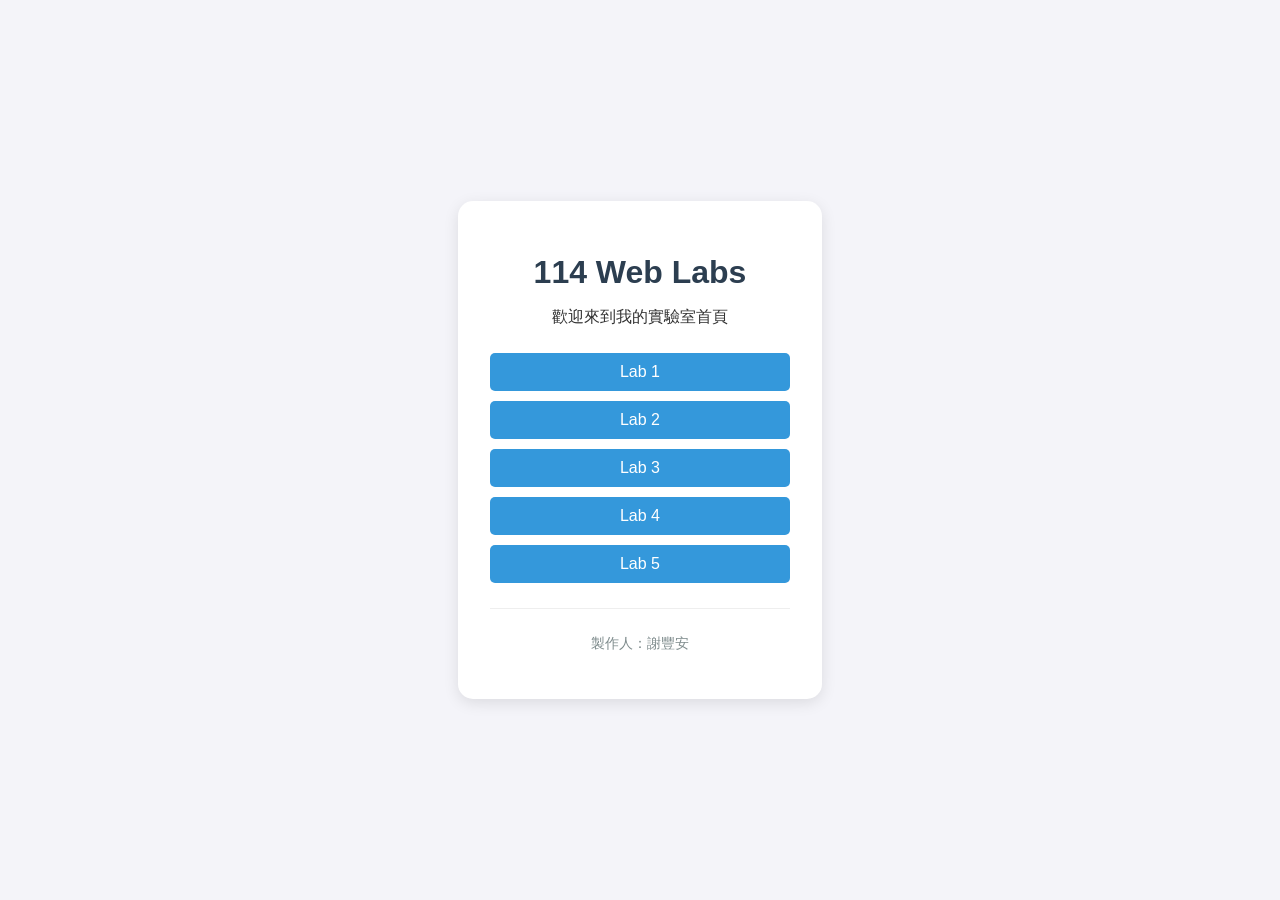
<file: index.html>
<!DOCTYPE html>
<html lang="zh-TW">
<head>
    <meta charset="UTF-8">
    <meta name="viewport" content="width=device-width, initial-scale=1.0">
    <title>114 Web Labs</title>
    <link rel="stylesheet" href="style.css">
</head>
<body>

    <div class="container">
        <header>
            <h1>114 Web Labs</h1>
            <p>歡迎來到我的實驗室首頁</p>
        </header>

        <nav>
            <ul class="nav-links">
                <li><a href="lab1/index.html" class="btn">Lab 1</a></li>
                <li><a href="lab2/index.html"  class="btn">Lab 2</a></li>
                <li><a href="lab3/index.html"  class="btn">Lab 3</a></li>
                <li><a href="lab4/index.html"  class="btn">Lab 4</a></li>
                <li><a href="lab5/index.html"  class="btn">Lab 5</a></li>
            </ul>
        </nav>

        <footer>
            <p>製作人：謝豐安</p>
        </footer>
    </div>

</body>
</html>
</file>
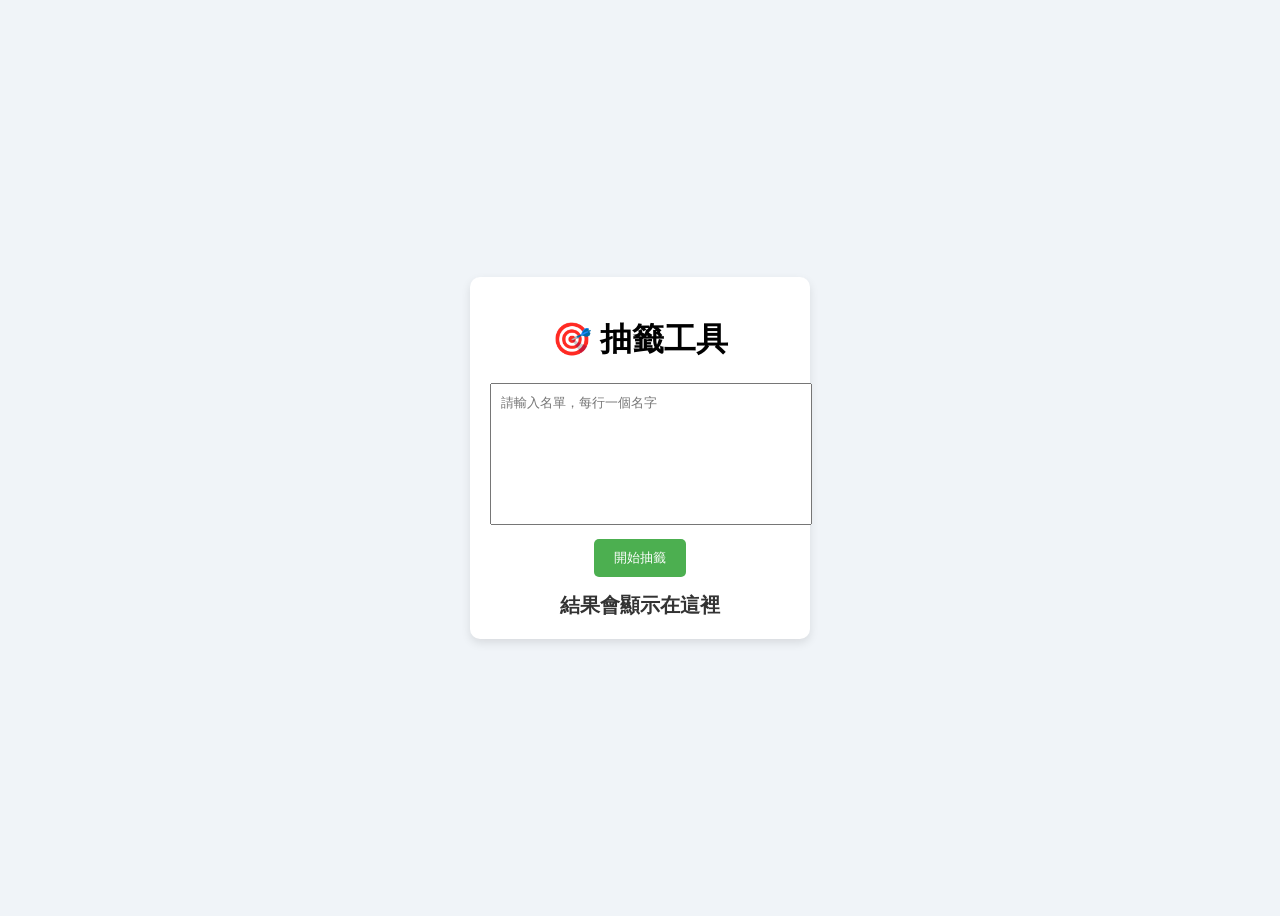
<file: lab1/index.html>
<!DOCTYPE html>
<html lang="zh-Hant">
<head>
    <meta charset="UTF-8">
    <title>抽籤工具</title>
    <link rel="stylesheet" href="style.css">
</head>
<body>

<div class="container">
    <h1>🎯 抽籤工具</h1>

    <textarea id="nameList" placeholder="請輸入名單，每行一個名字"></textarea>

    <button id="drawBtn">開始抽籤</button>

    <div id="result">結果會顯示在這裡</div>
</div>

<script src="script.js"></script>
</body>
</html>
</file>
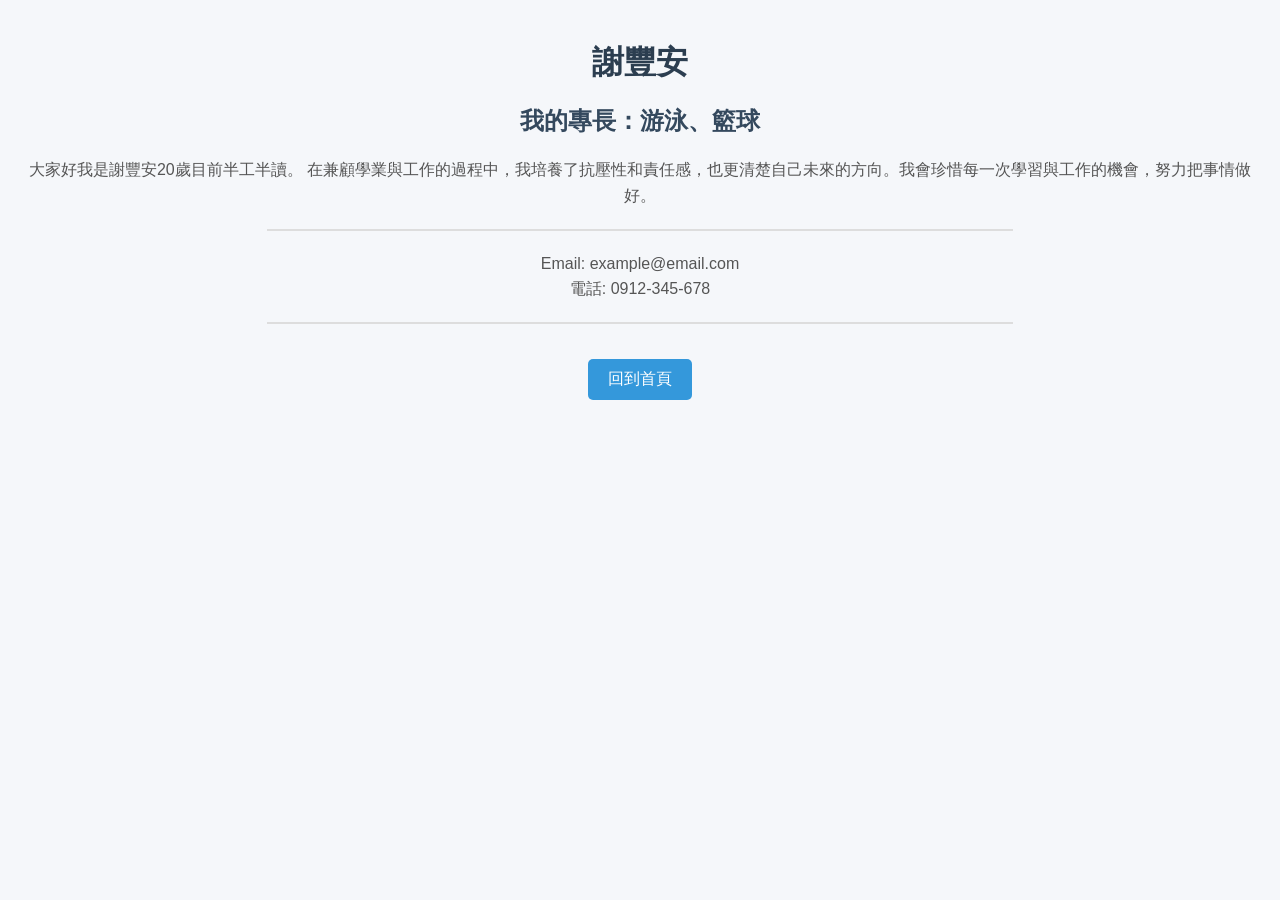
<file: lab2/index.html>
<!DOCTYPE html>
<html lang="zh-Hant">
<head>
    <meta charset="UTF-8"> <!-- 設定網頁編碼，避免中文亂碼 -->
    <meta name="viewport" content="width=device-width, initial-scale=1.0"> <!-- 讓手機也能正常顯示 -->
    <title>關於我</title> <!-- 瀏覽器分頁上顯示的標題 -->
    <link rel="stylesheet" href="style.css">
</head>
<body>
    <!-- 主標題：我的名字 -->
    <h1>謝豐安</h1>

    <!-- 副標題：我的專長 -->
    <h2>我的專長：游泳、籃球</h2>

    <!-- 自我介紹段落 -->
    <p>
        大家好我是謝豐安20歲目前半工半讀。
在兼顧學業與工作的過程中，我培養了抗壓性和責任感，也更清楚自己未來的方向。我會珍惜每一次學習與工作的機會，努力把事情做好。
    </p>

    <!-- 分隔線 -->
    <hr>

    <!-- 聯絡資訊 -->
    <p>
        Email: example@email.com<br>
        電話: 0912-345-678
    </p>

    <hr>

    <!-- 回首頁 -->
    <a href="../index.html">回到首頁</a>
</body>
</html>
</file>
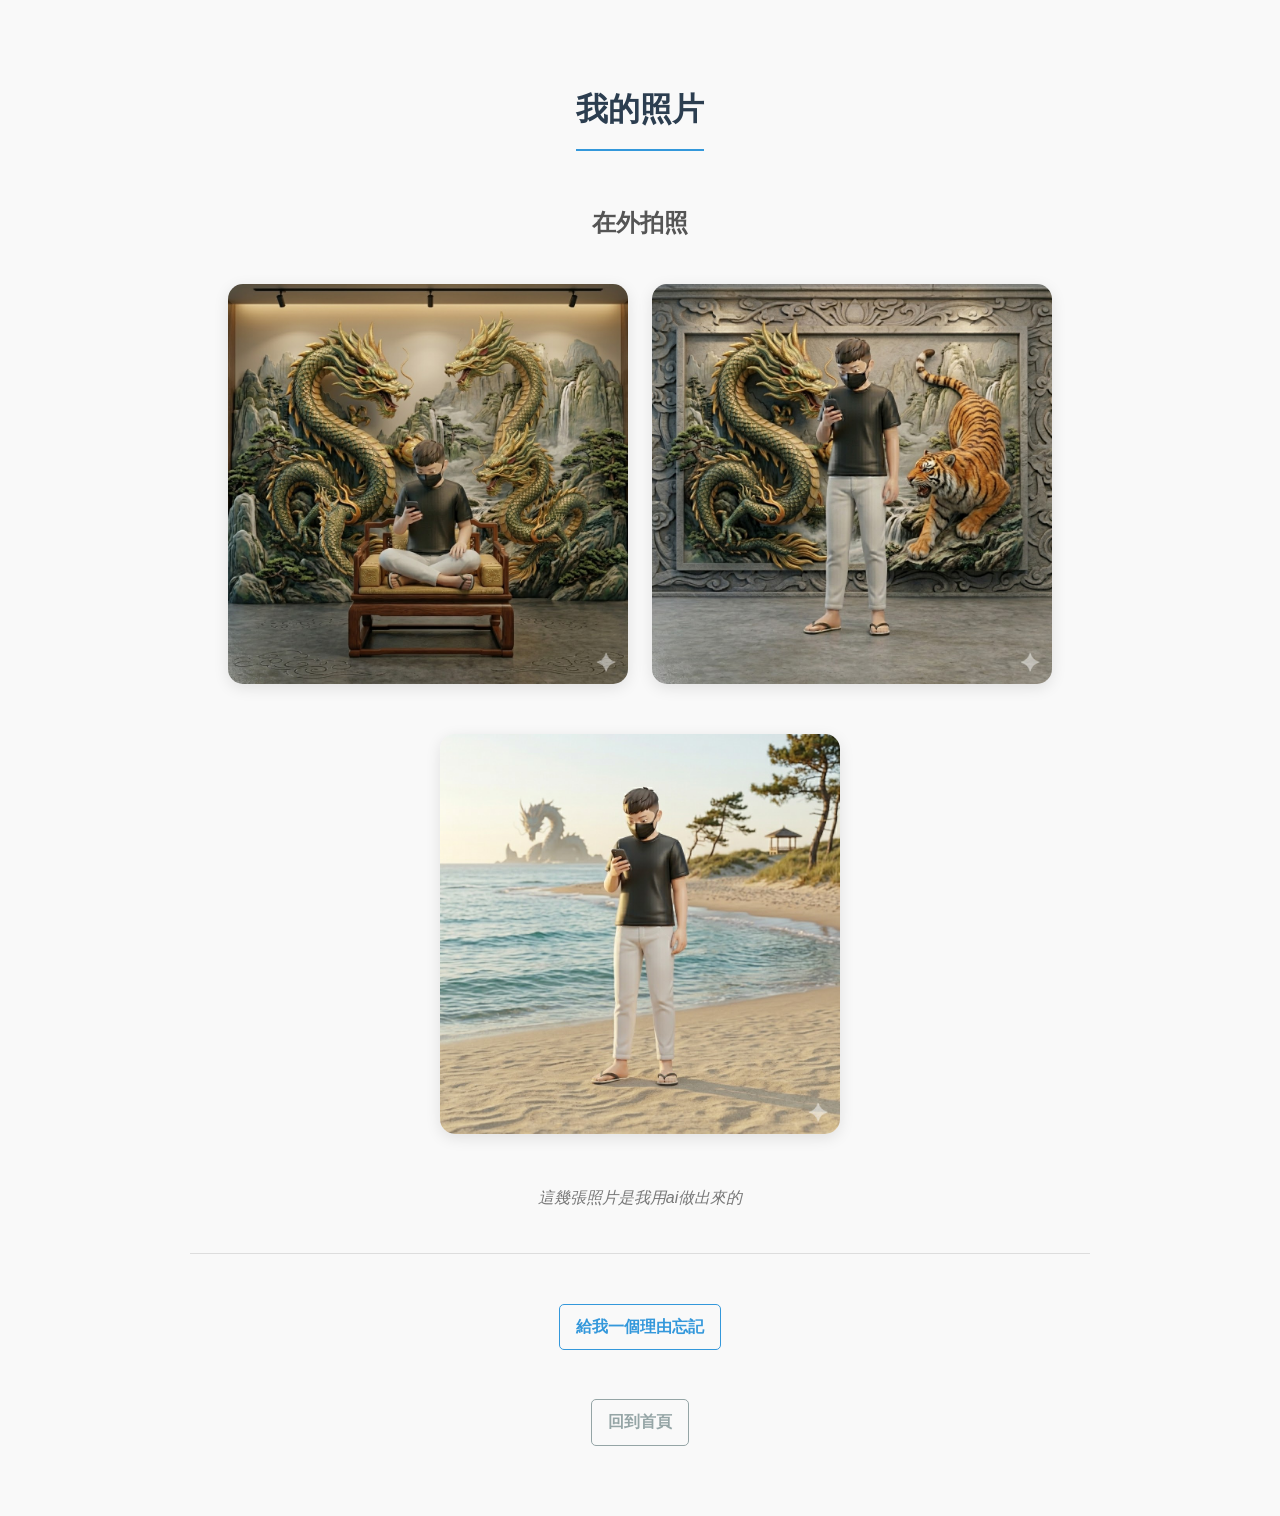
<file: lab3/index.html>
<!DOCTYPE html>
<html lang="en">
<head>
    <meta charset="UTF-8">
    <meta http-equiv="X-UA-Compatible" content="IE=edge">
    <meta name="viewport" content="width=device-width, initial-scale=1.0">
    <title>Lab3：圖片與超連結頁面</title>
</head>
<body>
    <h1>我的照片</h1>
    <h2>在外拍照</h2>
    <img src="謝豐安.jfif" alt="中間坐著一個人後面兩隻龍">
    <img src="謝豐安2.jfif" alt="中間站著一個人後面一隻龍一之虎">
    <img src="謝豐安3.jfif" alt="海灘">
    <P>這幾張照片是我用ai做出來的</P>
    <hr>
    <a href="https://youtu.be/F5FlN-NBGo8?si=5gwSb4BL7JCv1rid" target="_blank"
    >給我一個理由忘記</a>
    <br><br>
    <a href="../index.html">回到首頁</a>
    <link rel="stylesheet" href="style.css">
</body>
</html>
</file>
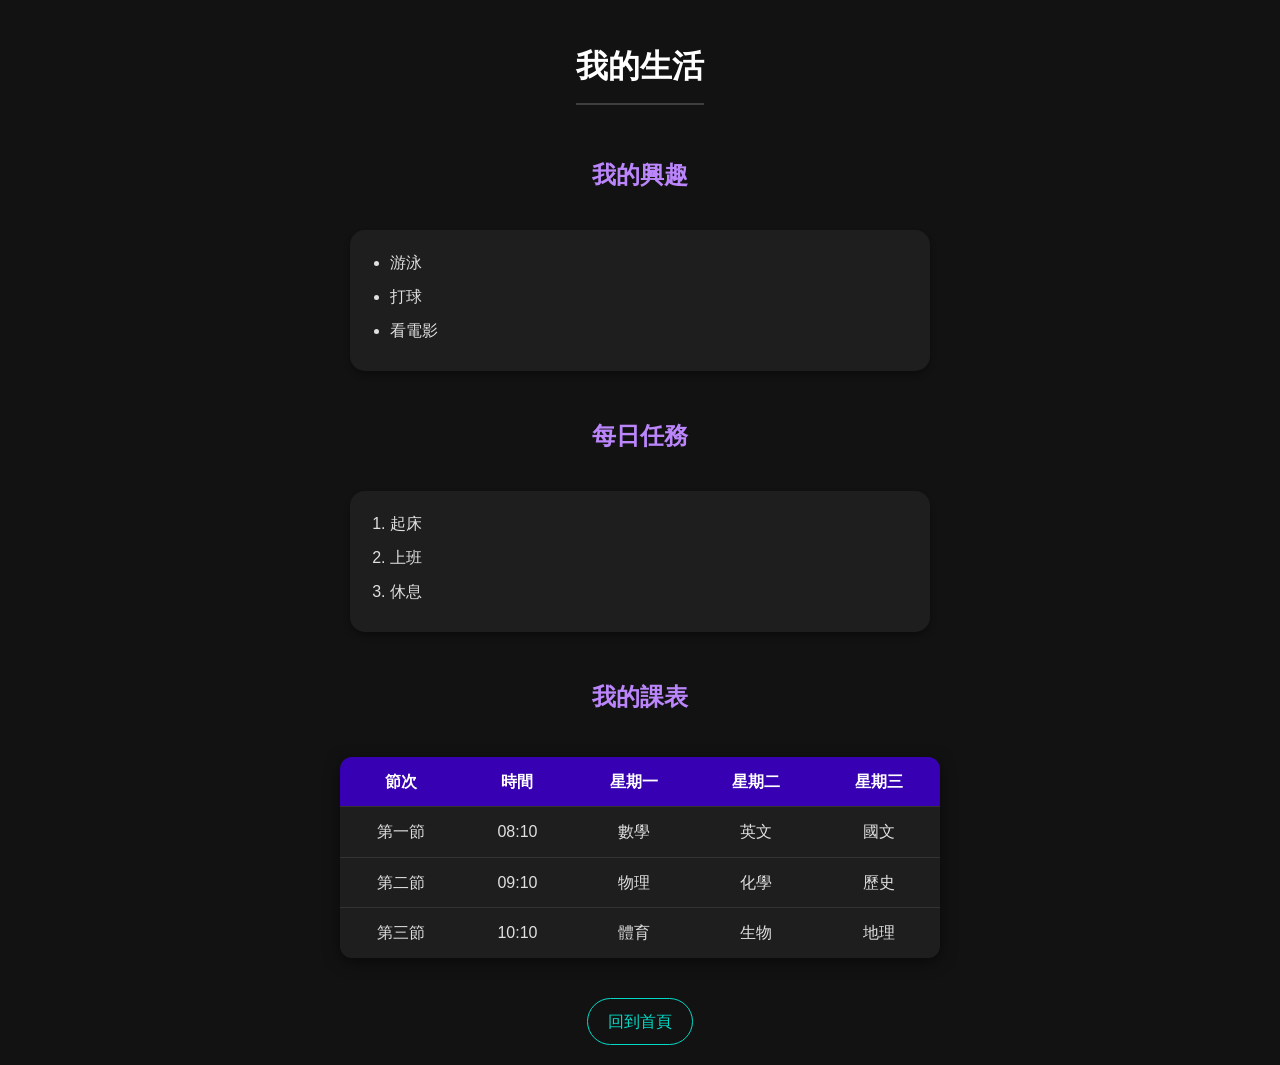
<file: lab4/index.html>
<!DOCTYPE html>
<html lang="en">
<head>
    <meta charset="UTF-8">
    <meta http-equiv="X-UA-Compatible" content="IE=edge">
    <meta name="viewport" content="width=device-width, initial-scale=1.0">
    <title>我的生活</title>
</head>
<body>
    <h1>我的生活</h1>
    <h2>我的興趣</h2>
    <ul>
     <li>游泳</li>
     <li>打球</li>
     <li>看電影</li>   
    </ul>
    <h2>每日任務</h2>
    <ol>
        <li>起床</li>
        <li>上班</li>
        <li>休息</li>
    </ol>
    <h2>我的課表</h2>
    <!DOCTYPE html>
    <html lang="zh-Hant">
    <head>
        <meta charset="UTF-8">
        <meta name="viewport" content="width=device-width, initial-scale=1.0">
        <title>我的課表</title>
        <link rel="stylesheet" href="style.css">
    </head>
    <body>

        <table>
            <thead>
                <tr>
                    <th>節次</th>
                    <th>時間</th>
                    <th>星期一</th>
                    <th>星期二</th>
                    <th>星期三</th>
                </tr>
            </thead>
            <tbody>
                <tr>
                    <td>第一節</td>
                    <td>08:10</td>
                    <td>數學</td>
                    <td>英文</td>
                    <td>國文</td>
                </tr>
                <tr>
                    <td>第二節</td>
                    <td>09:10</td>
                    <td>物理</td>
                    <td>化學</td>
                    <td>歷史</td>
                </tr>
                <tr>
                    <td>第三節</td>
                    <td>10:10</td>
                    <td>體育</td>
                    <td>生物</td>
                    <td>地理</td>
                </tr>
            </tbody>
        </table>
        <a href="../index.html">回到首頁</a>
        <link rel="stylesheet" href="style.css">
    
    </body>
    </html>
</body>
</html>
</file>
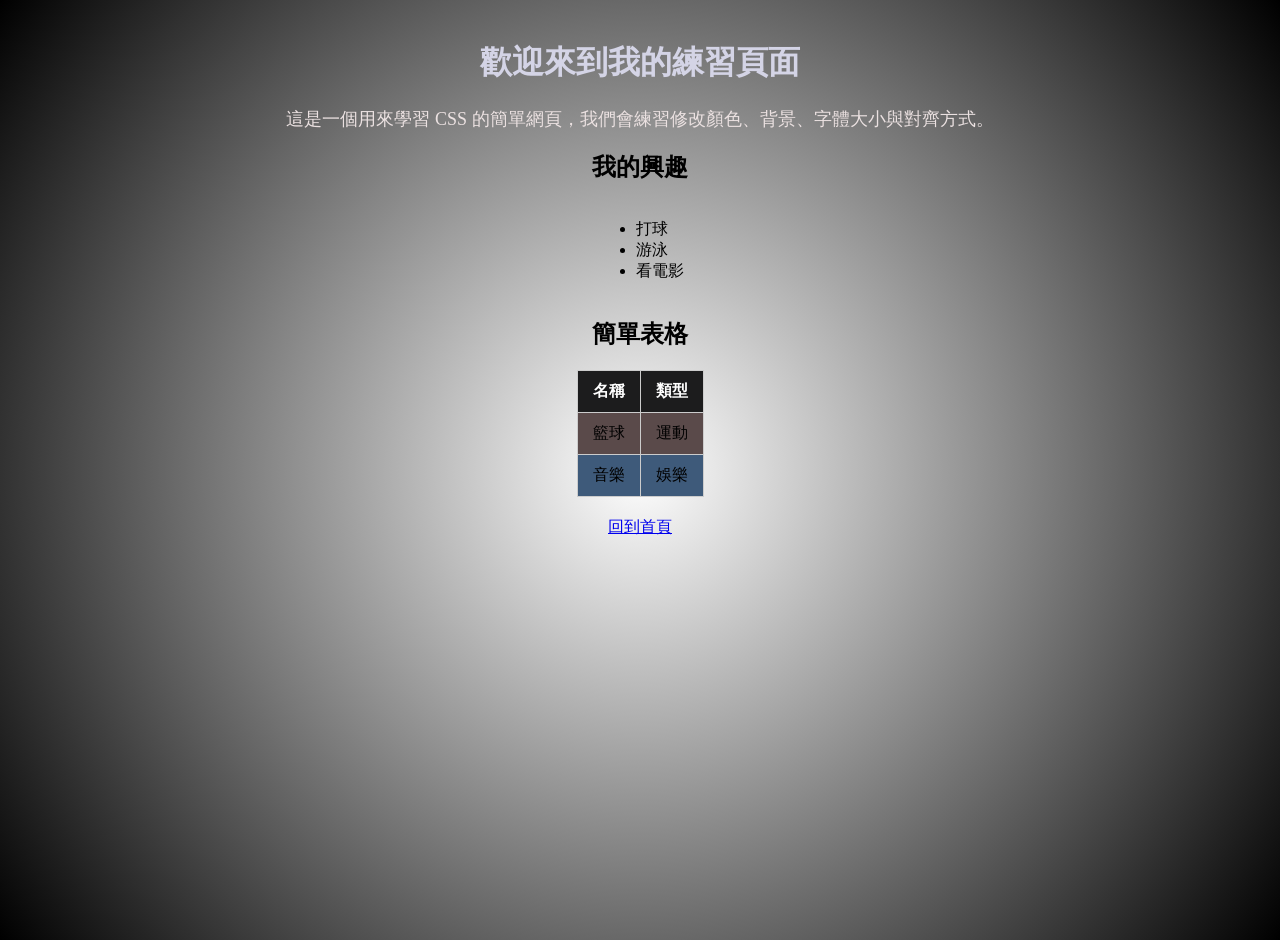
<file: lab5/index.html>
<!DOCTYPE html>
<html lang="zh-Hant">
<head>
    <meta charset="UTF-8">
    <meta name="viewport" content="width=device-width, initial-scale=1.0">
    <title>CSS 練習頁面</title>
    <link rel="stylesheet" href="style.css">
</head>
<body>
    <h1>歡迎來到我的練習頁面</h1>

    <p>
        這是一個用來學習 CSS 的簡單網頁，我們會練習修改顏色、背景、字體大小與對齊方式。
    </p>

    <h2>我的興趣</h2>
    <ul>
        <li>打球</li>
        <li>游泳</li>
        <li>看電影</li>
    </ul>

    <h2>簡單表格</h2>
    <table id="my-table">
        <tr>
            <th>名稱</th>
            <th>類型</th>
        </tr>
        <tr class="row1">
            <td>籃球</td>
            <td>運動</td>
        </tr>
        <tr class="row2">
            <td>音樂</td>
            <td>娛樂</td>
        </tr>
    </table>
    <a href="../index.html">回到首頁</a>
    <link rel="stylesheet" href="style.css">
</body>
</body>
</html>
</file>
<file: style.css>
/* 基本重設 */
body {
    font-family: "Microsoft JhengHei", Arial, sans-serif;
    background-color: #f4f4f9;
    margin: 0;
    display: flex;
    justify-content: center;
    align-items: center;
    height: 100vh;
    color: #333;
}

/* 容器區塊 */
.container {
    text-align: center;
    background: white;
    padding: 2rem;
    border-radius: 15px;
    box-shadow: 0 4px 15px rgba(0,0,0,0.1);
    width: 300px;
}

h1 {
    color: #2c3e50;
    margin-bottom: 5px;
}

/* 連結列表樣式 */
.nav-links {
    list-style: none;
    padding: 0;
    margin: 25px 0;
}

.nav-links li {
    margin: 10px 0;
}

/* 按鈕樣式 */
.btn {
    display: block;
    text-decoration: none;
    background-color: #3498db;
    color: white;
    padding: 10px;
    border-radius: 5px;
    transition: background 0.3s;
}

.btn:hover {
    background-color: #2980b9;
}

/* 頁尾名字 */
footer {
    margin-top: 20px;
    font-size: 0.9rem;
    color: #7f8c8d;
    border-top: 1px solid #eee;
    padding-top: 10px;
}
</file>
<file: lab1/style.css>
body {
    font-family: Arial, sans-serif;
    background: #f0f4f8;
    display: flex;
    justify-content: center;
    align-items: center;
    height: 100vh;
}

.container {
    background: white;
    padding: 20px;
    border-radius: 10px;
    width: 300px;
    text-align: center;
    box-shadow: 0 4px 10px rgba(0,0,0,0.1);
}

textarea {
    width: 100%;
    height: 120px;
    margin-bottom: 10px;
    padding: 10px;
    resize: none;
}

button {
    padding: 10px 20px;
    background: #4CAF50;
    color: white;
    border: none;
    border-radius: 5px;
    cursor: pointer;
}

button:hover {
    background: #45a049;
}

#result {
    margin-top: 15px;
    font-size: 20px;
    font-weight: bold;
    color: #333;
}
</file>
<file: lab2/style.css>
/* 整體頁面設定 */
body {
    font-family: Arial, sans-serif;
    background-color: #f5f7fa;
    margin: 0;
    padding: 20px;
    text-align: center;
}

/* 主標題 */
h1 {
    color: #2c3e50;
    margin-bottom: 10px;
}

/* 副標題 */
h2 {
    color: #34495e;
    margin-bottom: 20px;
}

/* 段落 */
p {
    color: #555;
    line-height: 1.6;
}

/* 分隔線 */
hr {
    margin: 20px auto;
    width: 60%;
    border: 1px solid #ddd;
}

/* 連結按鈕 */
a {
    display: inline-block;
    margin-top: 15px;
    padding: 10px 20px;
    background-color: #3498db;
    color: white;
    text-decoration: none;
    border-radius: 5px;
}

/* 滑鼠移上效果 */
a:hover {
    background-color: #2980b9;
}
</file>
<file: lab3/style.css>
/* 1. 基本頁面設定 */
body {
    font-family: "Microsoft JhengHei", "PingFang TC", sans-serif;
    background-color: #f9f9f9; /* 淡灰色背景，讓圖片更突出 */
    color: #333;
    line-height: 1.8;
    max-width: 900px;
    margin: 40px auto; /* 頁面居中 */
    padding: 20px;
    text-align: center; /* 讓文字與內容預設居中 */
}

/* 2. 標題美化 */
h1 {
    color: #2c3e50;
    border-bottom: 2px solid #3498db;
    display: inline-block;
    padding-bottom: 10px;
    margin-bottom: 30px;
}

h2 {
    color: #555;
    margin-top: 20px;
}

/* 3. 圖片樣式設定 */
img {
    width: 80%; /* 圖片寬度佔容器的 80% */
    max-width: 400px; /* 限制最大寬度，避免在電腦螢幕過大 */
    border-radius: 15px; /* 圓角效果，增加公仔感的精緻度 */
    box-shadow: 0 4px 15px rgba(0, 0, 0, 0.1); /* 柔和的陰影 */
    margin: 20px 10px;
    transition: transform 0.3s ease; /* 滑鼠滑過時的動畫效果 */
}

img:hover {
    transform: scale(1.05); /* 滑鼠滑過時稍微放大 */
}

/* 4. 文字段落 */
p {
    font-style: italic;
    color: #777;
    margin: 20px 0;
}

hr {
    border: 0;
    height: 1px;
    background: #ddd;
    margin: 40px 0;
}

/* 5. 超連結按鈕化 */
a {
    text-decoration: none;
    color: #3498db;
    font-weight: bold;
    padding: 8px 16px;
    border: 1px solid #3498db;
    border-radius: 5px;
    transition: all 0.3s;
    margin: 10px;
    display: inline-block;
}

a:hover {
    background-color: #3498db;
    color: #fff;
    box-shadow: 0 2px 8px rgba(52, 152, 219, 0.4);
}

/* 針對「回到首頁」連結給予不同顏色 */
a[href="../index.html"] {
    color: #95a5a6;
    border-color: #95a5a6;
}

a[href="../index.html"]:hover {
    background-color: #95a5a6;
    color: #fff;
}
</file>
<file: lab4/style.css>
/* 基本設定 */
body {
    background-color: #121212; /* 極深色背景 */
    color: #e0e0e0;           /* 淺灰色文字，避免純白刺眼 */
    font-family: "PingFang TC", "Microsoft JhengHei", sans-serif;
    line-height: 1.6;
    margin: 0;
    padding: 20px;
    display: flex;
    flex-direction: column;
    align-items: center;
}

/* 標題樣式 */
h1 {
    color: #ffffff;
    border-bottom: 2px solid #3d3d3d;
    padding-bottom: 10px;
}

h2 {
    color: #bb86fc; /* 現代感紫色 */
    margin-top: 30px;
}

/* 列表樣式 */
ul, ol {
    background-color: #1e1e1e;
    padding: 20px 40px;
    border-radius: 15px; /* 圓角設定 */
    width: 100%;
    max-width: 500px;
    box-shadow: 0 4px 6px rgba(0, 0, 0, 0.3);
}

li {
    margin-bottom: 8px;
}

/* 表格樣式 (課表) */
table {
    width: 100%;
    max-width: 600px;
    border-collapse: separate; /* 為了讓表格圓角生效 */
    border-spacing: 0;
    margin: 20px 0;
    background-color: #1e1e1e;
    border-radius: 12px;
    overflow: hidden; /* 確保內容不會超出圓角 */
    box-shadow: 0 4px 15px rgba(0, 0, 0, 0.5);
}

th, td {
    padding: 12px 15px;
    text-align: center;
    border-bottom: 1px solid #333;
}

thead {
    background-color: #3700b3; /* 深紫色標題列 */
    color: white;
}

tbody tr:last-child td {
    border-bottom: none;
}

tbody tr:hover {
    background-color: #2c2c2c; /* 滑鼠經過時變色 */
}

/* 連結樣式 */
a {
    display: inline-block;
    margin-top: 20px;
    color: #03dac6; /* 青綠色 */
    text-decoration: none;
    padding: 10px 20px;
    border: 1px solid #03dac6;
    border-radius: 25px;
    transition: 0.3s;
}

a:hover {
    background-color: #03dac6;
    color: #121212;
}
</file>
<file: lab5/style.css>
h1 {
  color: rgb(212, 212, 230);
  text-align: center;
  font-size: 32px;
}
body {
  background: radial-gradient(circle, white, black);
  text-align: center;
  padding: 20px;
  height: 100vh;
  margin: 0;
}
p {
  font-size: 18px;
  color: #ebe1e1;
}
ul {
  display: inline-block;
  text-align: left;
}
table {
  margin: 20px auto;
  border-collapse: collapse;
}

th,
td {
  border: 1px solid #ccc;
  padding: 10px 15px;
}

th {
  background-color: #1c1c1d;
  color: white;
}
#my-table {
  background-color: rgb(94, 75, 75);
}

.row1 {
  background-color: #5a4a4a;
}

.row2 {
  background-color: #3e5a7a;
}
</file>
